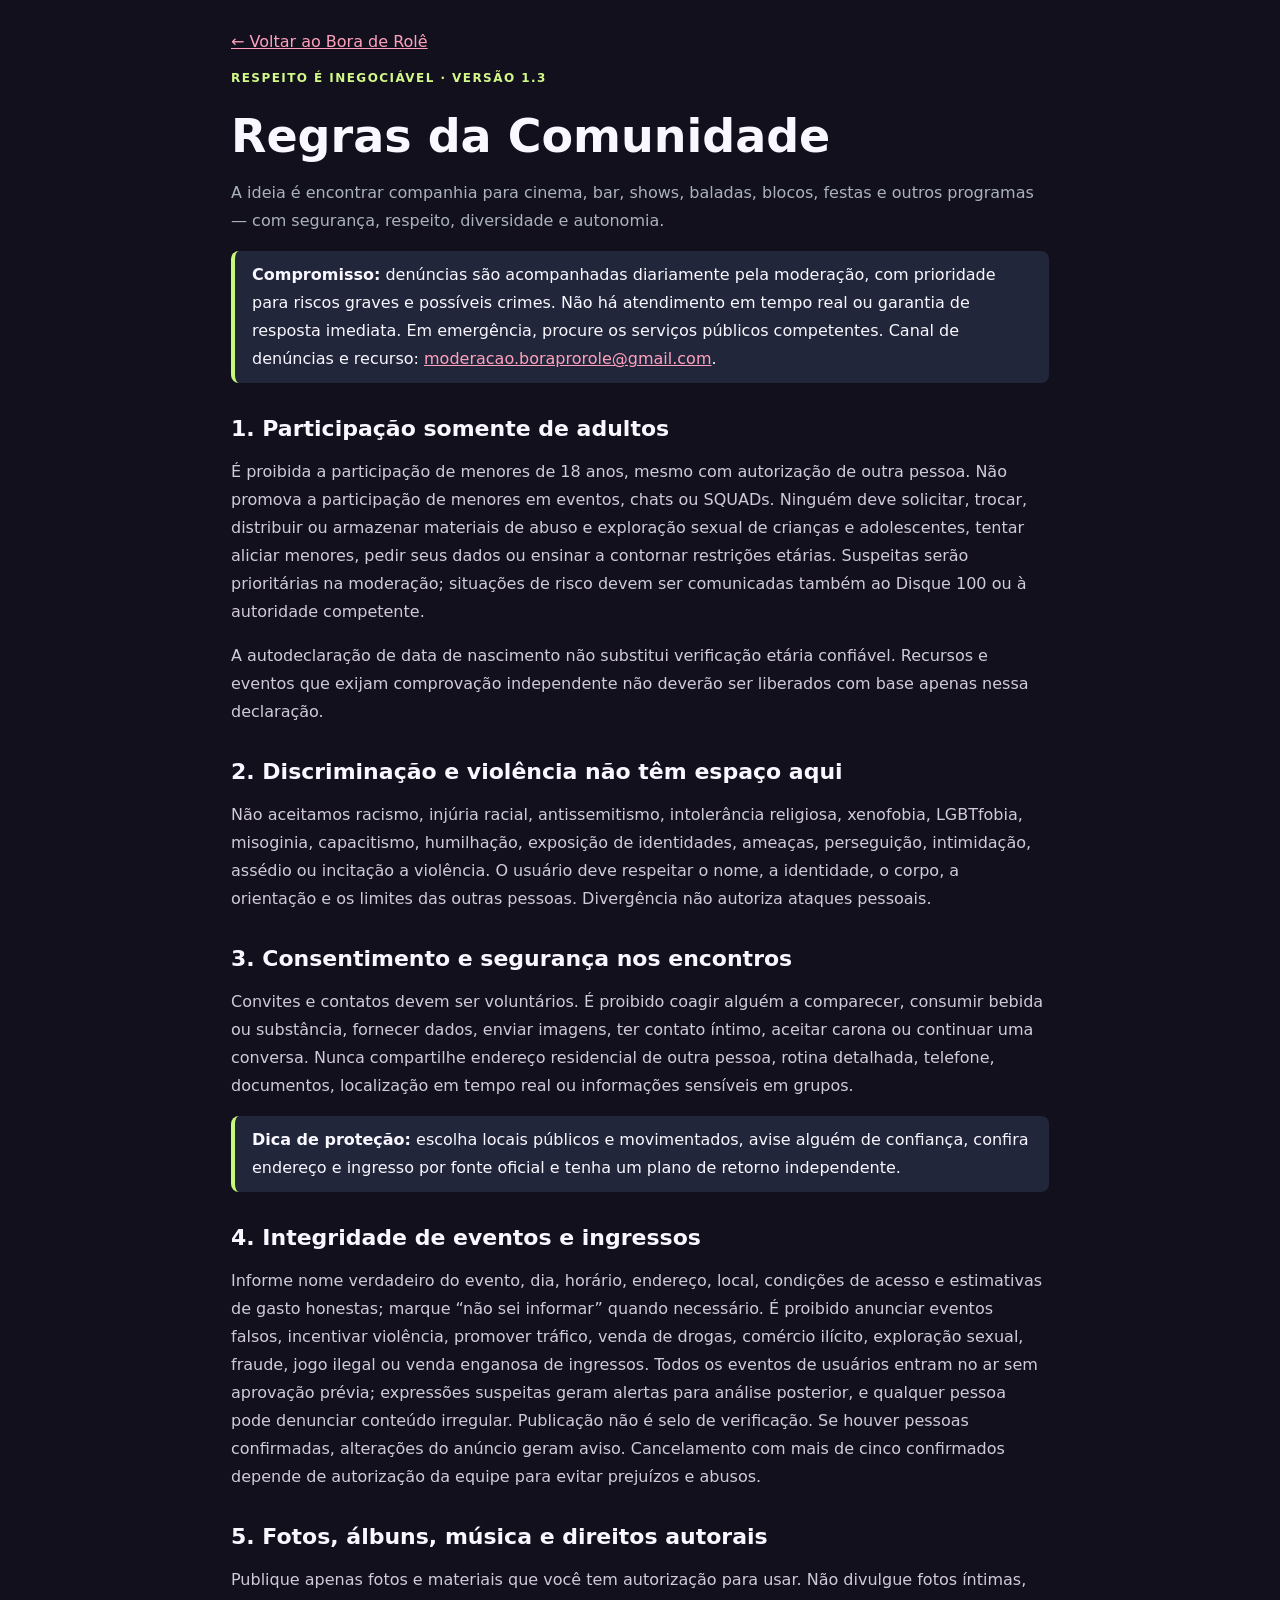
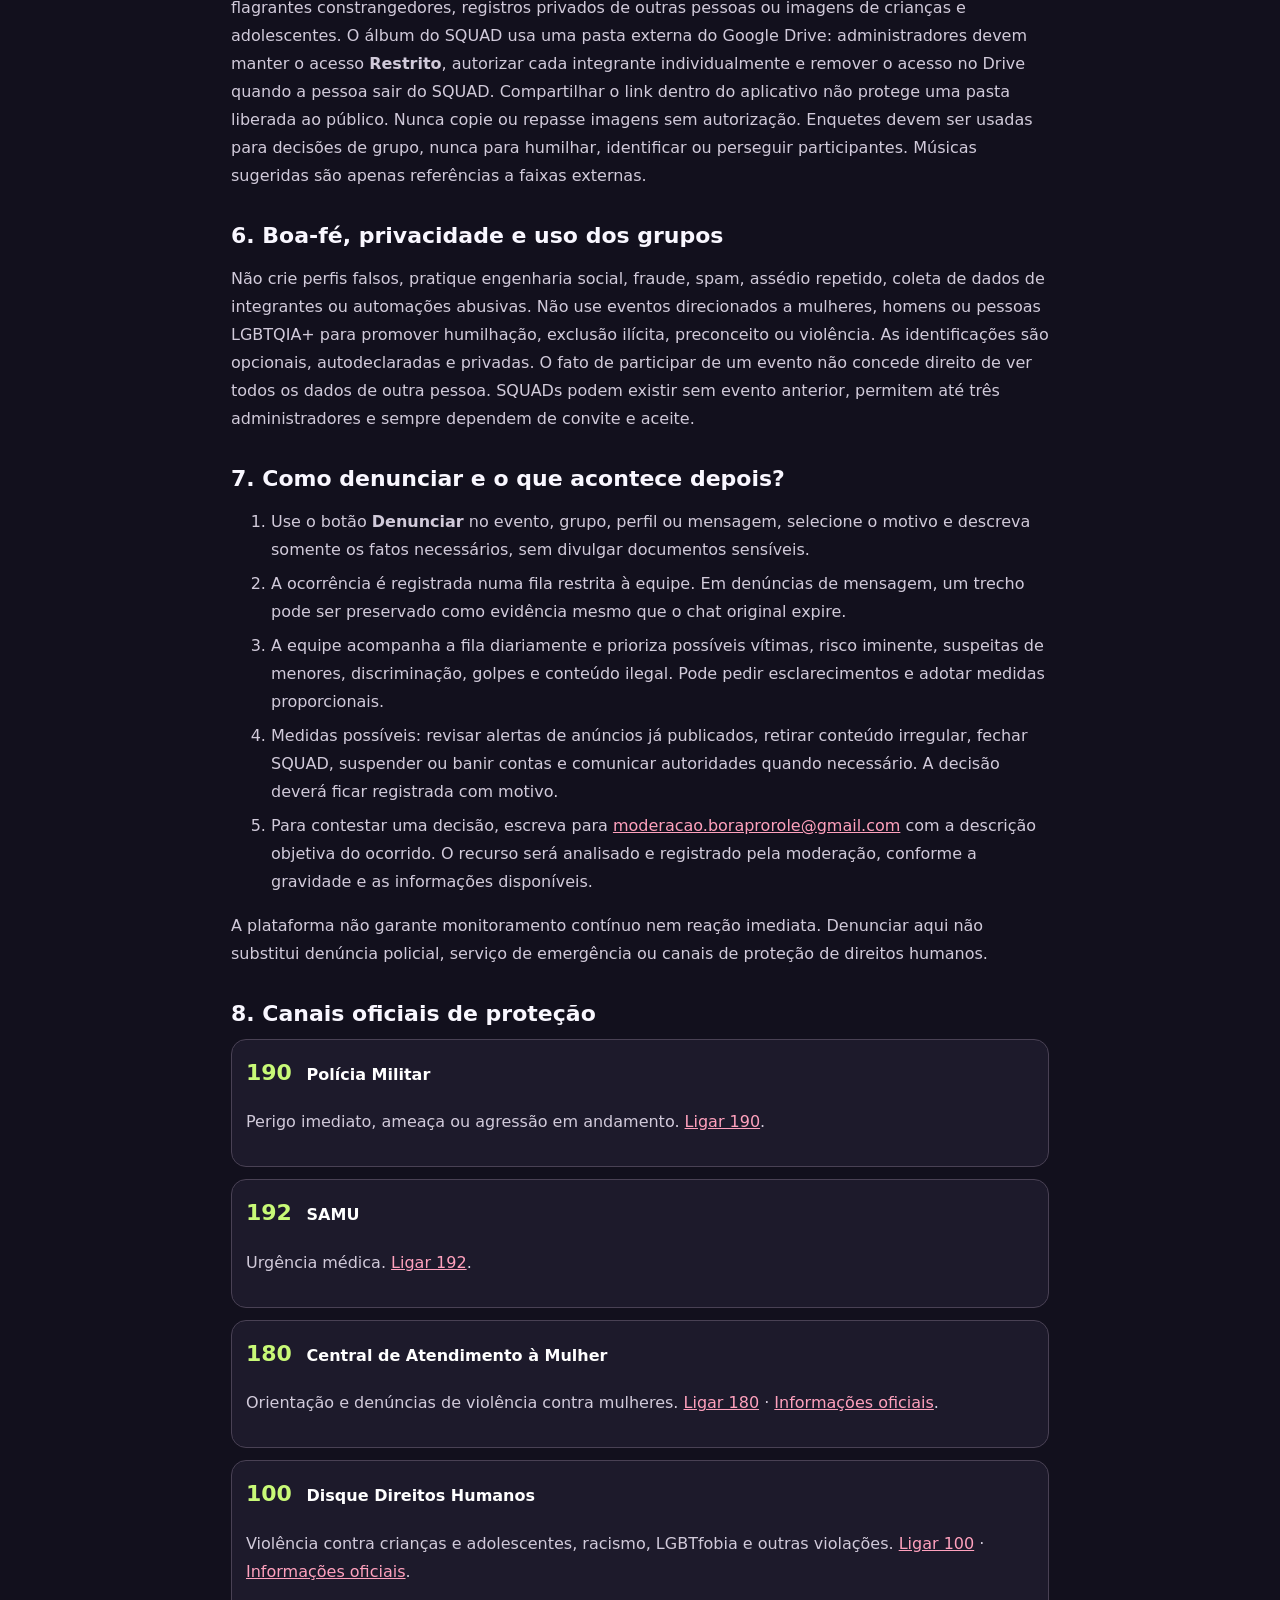
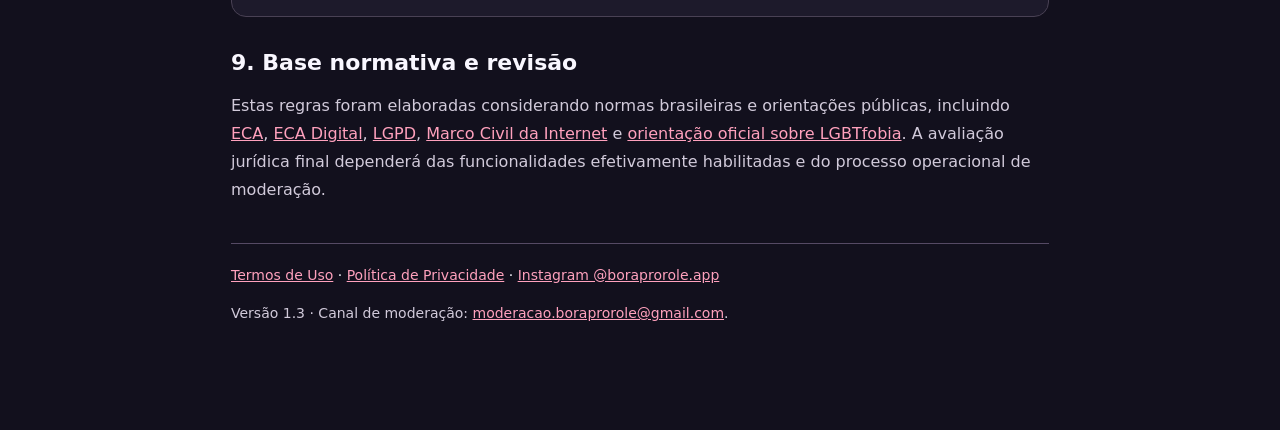
<file: comunidade.html>
<!doctype html>
<html lang="pt-BR"><head>
  <meta charset="utf-8"><meta name="viewport" content="width=device-width,initial-scale=1">
  <meta name="theme-color" content="#0c1621">
  <title>Regras da Comunidade | Bora de Rolê</title>
  <style>
    :root{color-scheme:dark}*{box-sizing:border-box}body{margin:0;background:#12101d;color:#f9f7ff;font:16px/1.75 system-ui,-apple-system,sans-serif}main{max-width:860px;margin:auto;padding:28px 21px 90px}a{color:#ffa1bd}h1,h2{line-height:1.18}h1{font-size:clamp(30px,6vw,46px);margin:20px 0 8px}h2{margin:33px 0 10px;font-size:22px}p,li{color:#d1cada}li{margin:6px 0}.eyebrow{font-weight:900;letter-spacing:.12em;color:#d3f88a;font-size:12px;text-transform:uppercase}.summary{color:#aab2bd}.alert{background:#40272f;border:1px solid #a95372;padding:17px;border-radius:16px;margin:25px 0}.alert strong{color:#ffd4e0}.number{display:inline-block;min-width:55px;font-size:22px;font-weight:900;color:#c8f977}.service{border:1px solid #494154;border-radius:15px;padding:14px;margin:12px 0;background:#1d1a2b}.service strong{color:#fff}.notice{border-left:4px solid #c8f977;padding:10px 17px;background:#22263a;border-radius:8px}footer{border-top:1px solid #554a64;margin-top:39px;padding-top:19px;font-size:14px}a:focus-visible{outline:3px solid #c8f977;outline-offset:3px}
  </style>
</head><body><main>
  <a href="./index.html">← Voltar ao Bora de Rolê</a>
  <p class="eyebrow">Respeito é inegociável · versão 1.3</p>
  <h1>Regras da Comunidade</h1>
  <p class="summary">A ideia é encontrar companhia para cinema, bar, shows, baladas, blocos, festas e outros programas — com segurança, respeito, diversidade e autonomia.</p>
  <div class="notice"><strong>Compromisso:</strong> denúncias são acompanhadas diariamente pela moderação, com prioridade para riscos graves e possíveis crimes. Não há atendimento em tempo real ou garantia de resposta imediata. Em emergência, procure os serviços públicos competentes. Canal de denúncias e recurso: <a href="mailto:moderacao.boraprorole@gmail.com">moderacao.boraprorole@gmail.com</a>.</div>

  <h2>1. Participação somente de adultos</h2>
  <p>É proibida a participação de menores de 18 anos, mesmo com autorização de outra pessoa. Não promova a participação de menores em eventos, chats ou SQUADs. Ninguém deve solicitar, trocar, distribuir ou armazenar materiais de abuso e exploração sexual de crianças e adolescentes, tentar aliciar menores, pedir seus dados ou ensinar a contornar restrições etárias. Suspeitas serão prioritárias na moderação; situações de risco devem ser comunicadas também ao Disque 100 ou à autoridade competente.</p>
  <p>A autodeclaração de data de nascimento não substitui verificação etária confiável. Recursos e eventos que exijam comprovação independente não deverão ser liberados com base apenas nessa declaração.</p>

  <h2>2. Discriminação e violência não têm espaço aqui</h2>
  <p>Não aceitamos racismo, injúria racial, antissemitismo, intolerância religiosa, xenofobia, LGBTfobia, misoginia, capacitismo, humilhação, exposição de identidades, ameaças, perseguição, intimidação, assédio ou incitação a violência. O usuário deve respeitar o nome, a identidade, o corpo, a orientação e os limites das outras pessoas. Divergência não autoriza ataques pessoais.</p>

  <h2>3. Consentimento e segurança nos encontros</h2>
  <p>Convites e contatos devem ser voluntários. É proibido coagir alguém a comparecer, consumir bebida ou substância, fornecer dados, enviar imagens, ter contato íntimo, aceitar carona ou continuar uma conversa. Nunca compartilhe endereço residencial de outra pessoa, rotina detalhada, telefone, documentos, localização em tempo real ou informações sensíveis em grupos.</p>
  <div class="notice"><strong>Dica de proteção:</strong> escolha locais públicos e movimentados, avise alguém de confiança, confira endereço e ingresso por fonte oficial e tenha um plano de retorno independente.</div>

  <h2>4. Integridade de eventos e ingressos</h2>
  <p>Informe nome verdadeiro do evento, dia, horário, endereço, local, condições de acesso e estimativas de gasto honestas; marque “não sei informar” quando necessário. É proibido anunciar eventos falsos, incentivar violência, promover tráfico, venda de drogas, comércio ilícito, exploração sexual, fraude, jogo ilegal ou venda enganosa de ingressos. Todos os eventos de usuários entram no ar sem aprovação prévia; expressões suspeitas geram alertas para análise posterior, e qualquer pessoa pode denunciar conteúdo irregular. Publicação não é selo de verificação. Se houver pessoas confirmadas, alterações do anúncio geram aviso. Cancelamento com mais de cinco confirmados depende de autorização da equipe para evitar prejuízos e abusos.</p>

  <h2>5. Fotos, álbuns, música e direitos autorais</h2>
  <p>Publique apenas fotos e materiais que você tem autorização para usar. Não divulgue fotos íntimas, flagrantes constrangedores, registros privados de outras pessoas ou imagens de crianças e adolescentes. O álbum do SQUAD usa uma pasta externa do Google Drive: administradores devem manter o acesso <strong>Restrito</strong>, autorizar cada integrante individualmente e remover o acesso no Drive quando a pessoa sair do SQUAD. Compartilhar o link dentro do aplicativo não protege uma pasta liberada ao público. Nunca copie ou repasse imagens sem autorização. Enquetes devem ser usadas para decisões de grupo, nunca para humilhar, identificar ou perseguir participantes. Músicas sugeridas são apenas referências a faixas externas.</p>

  <h2>6. Boa-fé, privacidade e uso dos grupos</h2>
  <p>Não crie perfis falsos, pratique engenharia social, fraude, spam, assédio repetido, coleta de dados de integrantes ou automações abusivas. Não use eventos direcionados a mulheres, homens ou pessoas LGBTQIA+ para promover humilhação, exclusão ilícita, preconceito ou violência. As identificações são opcionais, autodeclaradas e privadas. O fato de participar de um evento não concede direito de ver todos os dados de outra pessoa. SQUADs podem existir sem evento anterior, permitem até três administradores e sempre dependem de convite e aceite.</p>

  <h2>7. Como denunciar e o que acontece depois?</h2>
  <ol>
    <li>Use o botão <strong>Denunciar</strong> no evento, grupo, perfil ou mensagem, selecione o motivo e descreva somente os fatos necessários, sem divulgar documentos sensíveis.</li>
    <li>A ocorrência é registrada numa fila restrita à equipe. Em denúncias de mensagem, um trecho pode ser preservado como evidência mesmo que o chat original expire.</li>
    <li>A equipe acompanha a fila diariamente e prioriza possíveis vítimas, risco iminente, suspeitas de menores, discriminação, golpes e conteúdo ilegal. Pode pedir esclarecimentos e adotar medidas proporcionais.</li>
    <li>Medidas possíveis: revisar alertas de anúncios já publicados, retirar conteúdo irregular, fechar SQUAD, suspender ou banir contas e comunicar autoridades quando necessário. A decisão deverá ficar registrada com motivo.</li>
    <li>Para contestar uma decisão, escreva para <a href="mailto:moderacao.boraprorole@gmail.com">moderacao.boraprorole@gmail.com</a> com a descrição objetiva do ocorrido. O recurso será analisado e registrado pela moderação, conforme a gravidade e as informações disponíveis.</li>
  </ol>
  <p>A plataforma não garante monitoramento contínuo nem reação imediata. Denunciar aqui não substitui denúncia policial, serviço de emergência ou canais de proteção de direitos humanos.</p>

  <h2>8. Canais oficiais de proteção</h2>
  <div class="service"><span class="number">190</span><strong> Polícia Militar</strong><p>Perigo imediato, ameaça ou agressão em andamento. <a href="tel:190">Ligar 190</a>.</p></div>
  <div class="service"><span class="number">192</span><strong> SAMU</strong><p>Urgência médica. <a href="tel:192">Ligar 192</a>.</p></div>
  <div class="service"><span class="number">180</span><strong> Central de Atendimento à Mulher</strong><p>Orientação e denúncias de violência contra mulheres. <a href="tel:180">Ligar 180</a> · <a href="https://www.gov.br/mulheres/pt-br/ligue180" target="_blank" rel="noopener noreferrer">Informações oficiais</a>.</p></div>
  <div class="service"><span class="number">100</span><strong> Disque Direitos Humanos</strong><p>Violência contra crianças e adolescentes, racismo, LGBTfobia e outras violações. <a href="tel:100">Ligar 100</a> · <a href="https://www.gov.br/pt-br/servicos/denunciar-violacao-de-direitos-humanos" target="_blank" rel="noopener noreferrer">Informações oficiais</a>.</p></div>

  <h2>9. Base normativa e revisão</h2>
  <p>Estas regras foram elaboradas considerando normas brasileiras e orientações públicas, incluindo <a href="https://www.planalto.gov.br/ccivil_03/leis/l8069.htm" target="_blank" rel="noopener noreferrer">ECA</a>, <a href="https://www.planalto.gov.br/ccivil_03/_ato2023-2026/2025/lei/l15211.htm" target="_blank" rel="noopener noreferrer">ECA Digital</a>, <a href="https://www.planalto.gov.br/ccivil_03/_ato2015-2018/2018/lei/l13709.htm" target="_blank" rel="noopener noreferrer">LGPD</a>, <a href="https://www.planalto.gov.br/ccivil_03/_ato2011-2014/2014/lei/l12965.htm" target="_blank" rel="noopener noreferrer">Marco Civil da Internet</a> e <a href="https://www.gov.br/mdh/pt-br/assuntos/noticias/2026/defeso-eleitoral/agosto/saiba-como-identificar-e-denunciar-violacoes-de-direitos-humanos-contra-pessoas-lgbtqia/" target="_blank" rel="noopener noreferrer">orientação oficial sobre LGBTfobia</a>. A avaliação jurídica final dependerá das funcionalidades efetivamente habilitadas e do processo operacional de moderação.</p>
  <footer><a href="./termos.html">Termos de Uso</a> · <a href="./privacidade.html">Política de Privacidade</a> · <a href="https://www.instagram.com/boraprorole.app/" target="_blank" rel="noopener noreferrer">Instagram @boraprorole.app</a><p>Versão 1.3 · Canal de moderação: <a href="mailto:moderacao.boraprorole@gmail.com">moderacao.boraprorole@gmail.com</a>.</p></footer>
</main></body></html>
</file>
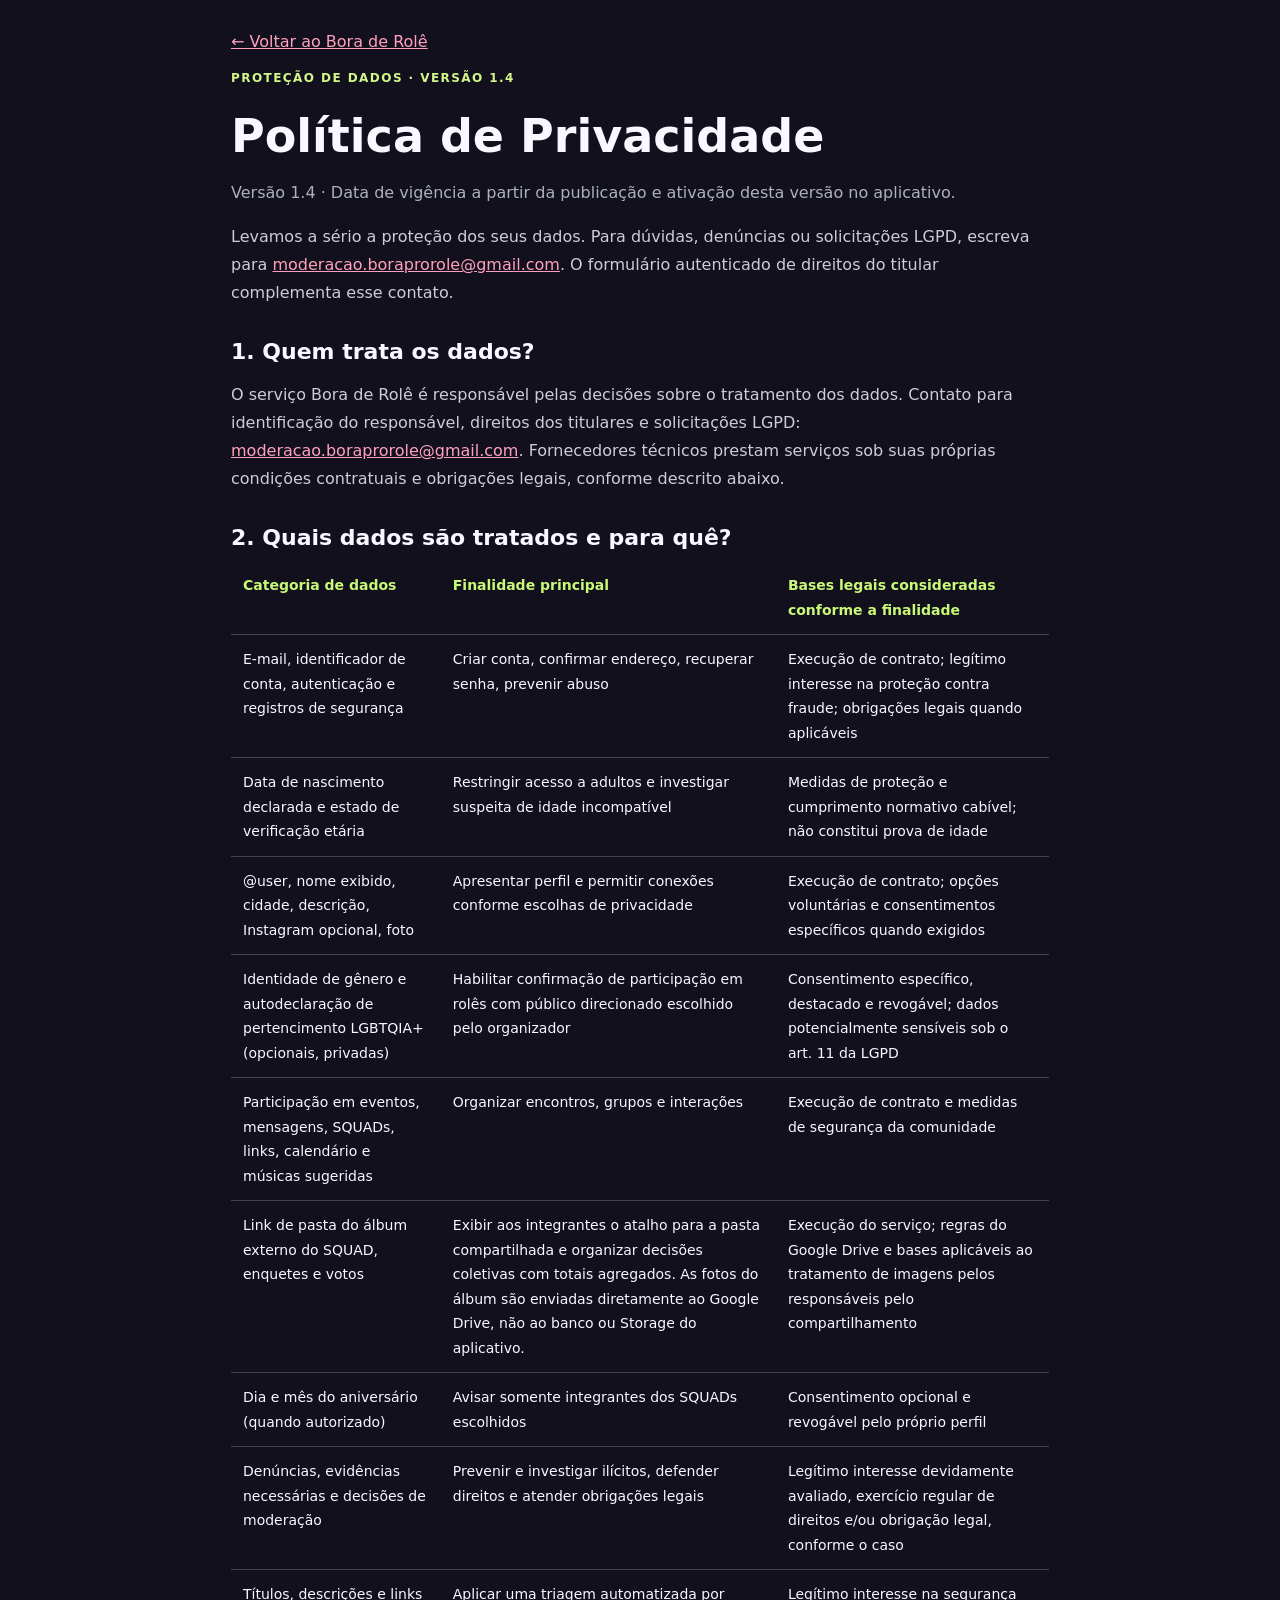
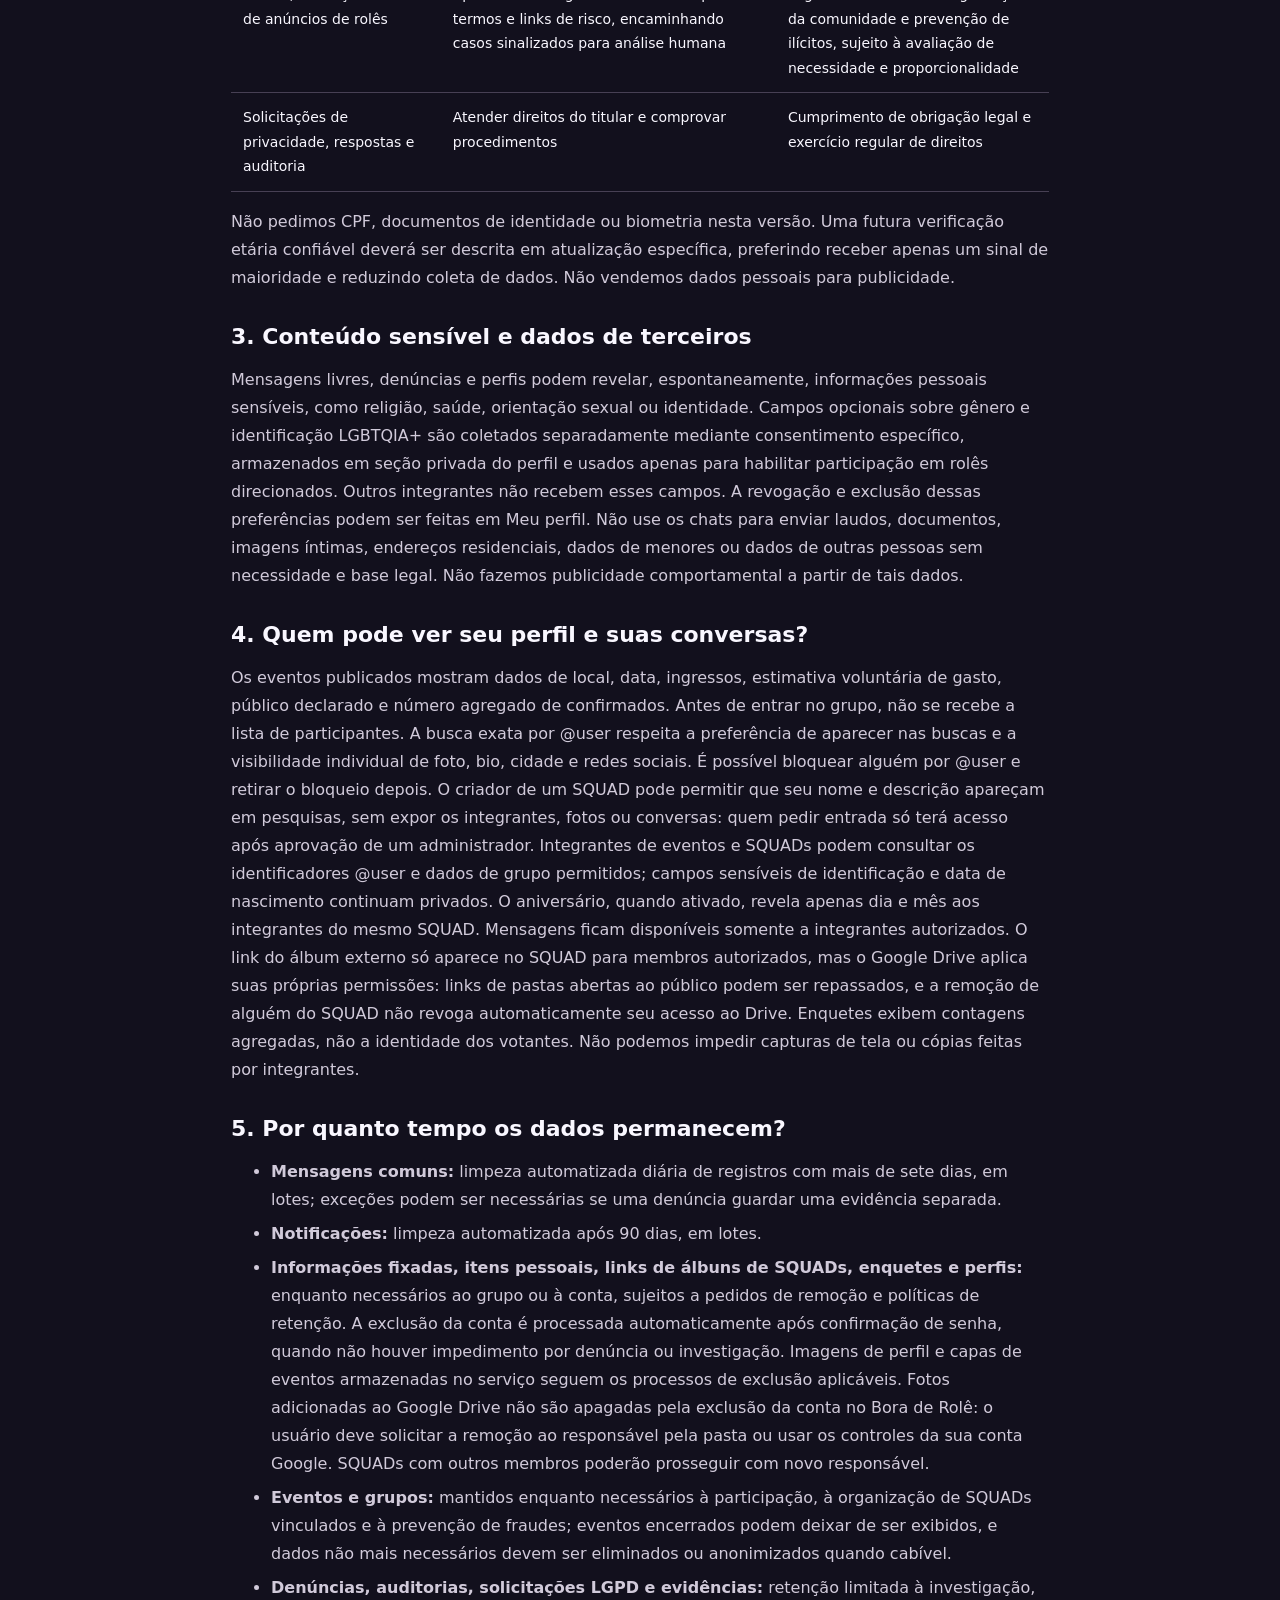
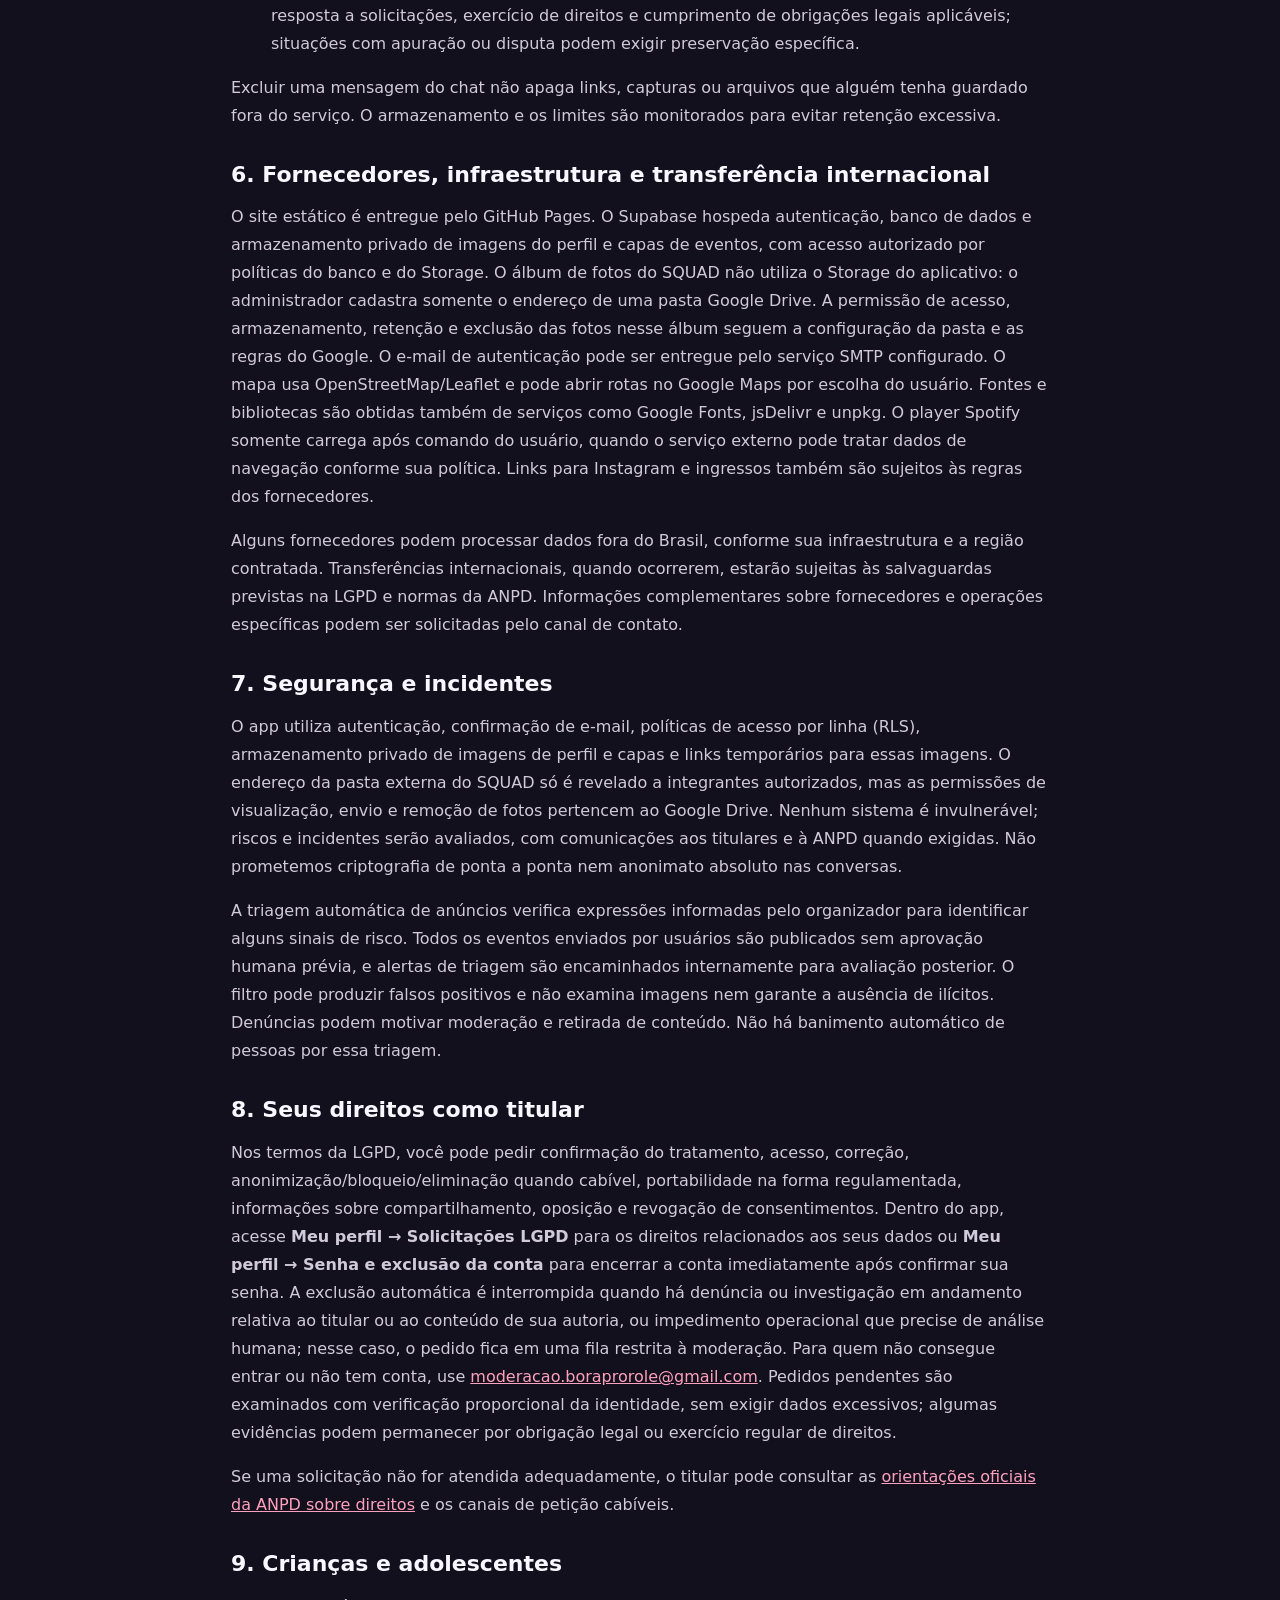
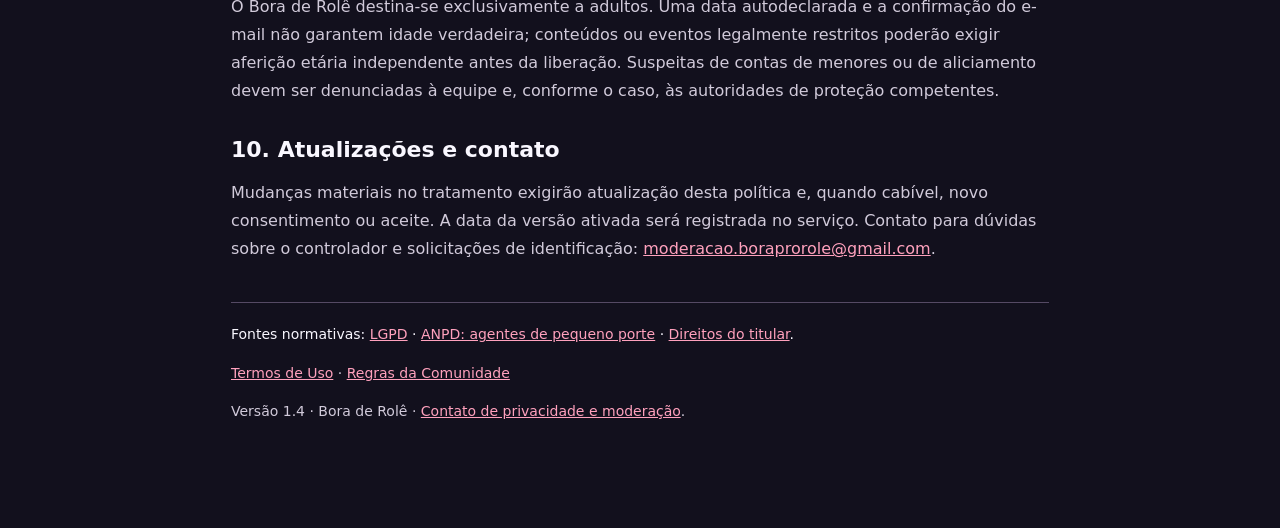
<file: privacidade.html>
<!doctype html>
<html lang="pt-BR"><head>
  <meta charset="utf-8"><meta name="viewport" content="width=device-width,initial-scale=1">
  <meta name="theme-color" content="#0c1621">
  <title>Política de Privacidade | Bora de Rolê</title>
  <style>
    :root{color-scheme:dark}*{box-sizing:border-box}body{margin:0;background:#12101d;color:#f9f7ff;font:16px/1.75 system-ui,-apple-system,sans-serif}main{max-width:860px;margin:auto;padding:28px 21px 90px}a{color:#ffa1bd}h1,h2{line-height:1.18}h1{font-size:clamp(30px,6vw,46px);margin:20px 0 8px}h2{margin:32px 0 10px;font-size:22px}p,li{color:#d1cada}li{margin:6px 0}.eyebrow{font-weight:900;letter-spacing:.12em;color:#d3f88a;font-size:12px;text-transform:uppercase}.summary{color:#aab2bd}.alert{background:#40272f;border:1px solid #a95372;padding:17px;border-radius:16px;margin:25px 0}.alert strong{color:#ffd4e0}.table-wrap{overflow-x:auto}table{border-collapse:collapse;width:100%;font-size:14px;min-width:530px}th,td{padding:12px;border-bottom:1px solid #474054;text-align:left;vertical-align:top}th{color:#c8f977}footer{border-top:1px solid #554a64;margin-top:39px;padding-top:19px;font-size:14px}a:focus-visible{outline:3px solid #c8f977;outline-offset:3px}
  </style>
</head><body><main>
  <a href="./index.html">← Voltar ao Bora de Rolê</a>
  <p class="eyebrow">Proteção de dados · versão 1.4</p>
  <h1>Política de Privacidade</h1>
  <p class="summary">Versão 1.4 · Data de vigência a partir da publicação e ativação desta versão no aplicativo.</p>
  <p>Levamos a sério a proteção dos seus dados. Para dúvidas, denúncias ou solicitações LGPD, escreva para <a href="mailto:moderacao.boraprorole@gmail.com">moderacao.boraprorole@gmail.com</a>. O formulário autenticado de direitos do titular complementa esse contato.</p>

  <h2>1. Quem trata os dados?</h2>
  <p>O serviço Bora de Rolê é responsável pelas decisões sobre o tratamento dos dados. Contato para identificação do responsável, direitos dos titulares e solicitações LGPD: <a href="mailto:moderacao.boraprorole@gmail.com">moderacao.boraprorole@gmail.com</a>. Fornecedores técnicos prestam serviços sob suas próprias condições contratuais e obrigações legais, conforme descrito abaixo.</p>

  <h2>2. Quais dados são tratados e para quê?</h2>
  <div class="table-wrap"><table><thead><tr><th>Categoria de dados</th><th>Finalidade principal</th><th>Bases legais consideradas conforme a finalidade</th></tr></thead><tbody>
    <tr><td>E-mail, identificador de conta, autenticação e registros de segurança</td><td>Criar conta, confirmar endereço, recuperar senha, prevenir abuso</td><td>Execução de contrato; legítimo interesse na proteção contra fraude; obrigações legais quando aplicáveis</td></tr>
    <tr><td>Data de nascimento declarada e estado de verificação etária</td><td>Restringir acesso a adultos e investigar suspeita de idade incompatível</td><td>Medidas de proteção e cumprimento normativo cabível; não constitui prova de idade</td></tr>
    <tr><td>@user, nome exibido, cidade, descrição, Instagram opcional, foto</td><td>Apresentar perfil e permitir conexões conforme escolhas de privacidade</td><td>Execução de contrato; opções voluntárias e consentimentos específicos quando exigidos</td></tr>
    <tr><td>Identidade de gênero e autodeclaração de pertencimento LGBTQIA+ (opcionais, privadas)</td><td>Habilitar confirmação de participação em rolês com público direcionado escolhido pelo organizador</td><td>Consentimento específico, destacado e revogável; dados potencialmente sensíveis sob o art. 11 da LGPD</td></tr>
    <tr><td>Participação em eventos, mensagens, SQUADs, links, calendário e músicas sugeridas</td><td>Organizar encontros, grupos e interações</td><td>Execução de contrato e medidas de segurança da comunidade</td></tr>
    <tr><td>Link de pasta do álbum externo do SQUAD, enquetes e votos</td><td>Exibir aos integrantes o atalho para a pasta compartilhada e organizar decisões coletivas com totais agregados. As fotos do álbum são enviadas diretamente ao Google Drive, não ao banco ou Storage do aplicativo.</td><td>Execução do serviço; regras do Google Drive e bases aplicáveis ao tratamento de imagens pelos responsáveis pelo compartilhamento</td></tr>
    <tr><td>Dia e mês do aniversário (quando autorizado)</td><td>Avisar somente integrantes dos SQUADs escolhidos</td><td>Consentimento opcional e revogável pelo próprio perfil</td></tr>
    <tr><td>Denúncias, evidências necessárias e decisões de moderação</td><td>Prevenir e investigar ilícitos, defender direitos e atender obrigações legais</td><td>Legítimo interesse devidamente avaliado, exercício regular de direitos e/ou obrigação legal, conforme o caso</td></tr>
    <tr><td>Títulos, descrições e links de anúncios de rolês</td><td>Aplicar uma triagem automatizada por termos e links de risco, encaminhando casos sinalizados para análise humana</td><td>Legítimo interesse na segurança da comunidade e prevenção de ilícitos, sujeito à avaliação de necessidade e proporcionalidade</td></tr>
    <tr><td>Solicitações de privacidade, respostas e auditoria</td><td>Atender direitos do titular e comprovar procedimentos</td><td>Cumprimento de obrigação legal e exercício regular de direitos</td></tr>
  </tbody></table></div>
  <p>Não pedimos CPF, documentos de identidade ou biometria nesta versão. Uma futura verificação etária confiável deverá ser descrita em atualização específica, preferindo receber apenas um sinal de maioridade e reduzindo coleta de dados. Não vendemos dados pessoais para publicidade.</p>

  <h2>3. Conteúdo sensível e dados de terceiros</h2>
  <p>Mensagens livres, denúncias e perfis podem revelar, espontaneamente, informações pessoais sensíveis, como religião, saúde, orientação sexual ou identidade. Campos opcionais sobre gênero e identificação LGBTQIA+ são coletados separadamente mediante consentimento específico, armazenados em seção privada do perfil e usados apenas para habilitar participação em rolês direcionados. Outros integrantes não recebem esses campos. A revogação e exclusão dessas preferências podem ser feitas em Meu perfil. Não use os chats para enviar laudos, documentos, imagens íntimas, endereços residenciais, dados de menores ou dados de outras pessoas sem necessidade e base legal. Não fazemos publicidade comportamental a partir de tais dados.</p>

  <h2>4. Quem pode ver seu perfil e suas conversas?</h2>
  <p>Os eventos publicados mostram dados de local, data, ingressos, estimativa voluntária de gasto, público declarado e número agregado de confirmados. Antes de entrar no grupo, não se recebe a lista de participantes. A busca exata por @user respeita a preferência de aparecer nas buscas e a visibilidade individual de foto, bio, cidade e redes sociais. É possível bloquear alguém por @user e retirar o bloqueio depois. O criador de um SQUAD pode permitir que seu nome e descrição apareçam em pesquisas, sem expor os integrantes, fotos ou conversas: quem pedir entrada só terá acesso após aprovação de um administrador. Integrantes de eventos e SQUADs podem consultar os identificadores @user e dados de grupo permitidos; campos sensíveis de identificação e data de nascimento continuam privados. O aniversário, quando ativado, revela apenas dia e mês aos integrantes do mesmo SQUAD. Mensagens ficam disponíveis somente a integrantes autorizados. O link do álbum externo só aparece no SQUAD para membros autorizados, mas o Google Drive aplica suas próprias permissões: links de pastas abertas ao público podem ser repassados, e a remoção de alguém do SQUAD não revoga automaticamente seu acesso ao Drive. Enquetes exibem contagens agregadas, não a identidade dos votantes. Não podemos impedir capturas de tela ou cópias feitas por integrantes.</p>

  <h2>5. Por quanto tempo os dados permanecem?</h2>
  <ul>
    <li><strong>Mensagens comuns:</strong> limpeza automatizada diária de registros com mais de sete dias, em lotes; exceções podem ser necessárias se uma denúncia guardar uma evidência separada.</li>
    <li><strong>Notificações:</strong> limpeza automatizada após 90 dias, em lotes.</li>
    <li><strong>Informações fixadas, itens pessoais, links de álbuns de SQUADs, enquetes e perfis:</strong> enquanto necessários ao grupo ou à conta, sujeitos a pedidos de remoção e políticas de retenção. A exclusão da conta é processada automaticamente após confirmação de senha, quando não houver impedimento por denúncia ou investigação. Imagens de perfil e capas de eventos armazenadas no serviço seguem os processos de exclusão aplicáveis. Fotos adicionadas ao Google Drive não são apagadas pela exclusão da conta no Bora de Rolê: o usuário deve solicitar a remoção ao responsável pela pasta ou usar os controles da sua conta Google. SQUADs com outros membros poderão prosseguir com novo responsável.</li>
    <li><strong>Eventos e grupos:</strong> mantidos enquanto necessários à participação, à organização de SQUADs vinculados e à prevenção de fraudes; eventos encerrados podem deixar de ser exibidos, e dados não mais necessários devem ser eliminados ou anonimizados quando cabível.</li>
    <li><strong>Denúncias, auditorias, solicitações LGPD e evidências:</strong> retenção limitada à investigação, resposta a solicitações, exercício de direitos e cumprimento de obrigações legais aplicáveis; situações com apuração ou disputa podem exigir preservação específica.</li>
  </ul>
  <p>Excluir uma mensagem do chat não apaga links, capturas ou arquivos que alguém tenha guardado fora do serviço. O armazenamento e os limites são monitorados para evitar retenção excessiva.</p>

  <h2>6. Fornecedores, infraestrutura e transferência internacional</h2>
  <p>O site estático é entregue pelo GitHub Pages. O Supabase hospeda autenticação, banco de dados e armazenamento privado de imagens do perfil e capas de eventos, com acesso autorizado por políticas do banco e do Storage. O álbum de fotos do SQUAD não utiliza o Storage do aplicativo: o administrador cadastra somente o endereço de uma pasta Google Drive. A permissão de acesso, armazenamento, retenção e exclusão das fotos nesse álbum seguem a configuração da pasta e as regras do Google. O e-mail de autenticação pode ser entregue pelo serviço SMTP configurado. O mapa usa OpenStreetMap/Leaflet e pode abrir rotas no Google Maps por escolha do usuário. Fontes e bibliotecas são obtidas também de serviços como Google Fonts, jsDelivr e unpkg. O player Spotify somente carrega após comando do usuário, quando o serviço externo pode tratar dados de navegação conforme sua política. Links para Instagram e ingressos também são sujeitos às regras dos fornecedores.</p>
  <p>Alguns fornecedores podem processar dados fora do Brasil, conforme sua infraestrutura e a região contratada. Transferências internacionais, quando ocorrerem, estarão sujeitas às salvaguardas previstas na LGPD e normas da ANPD. Informações complementares sobre fornecedores e operações específicas podem ser solicitadas pelo canal de contato.</p>

  <h2>7. Segurança e incidentes</h2>
  <p>O app utiliza autenticação, confirmação de e-mail, políticas de acesso por linha (RLS), armazenamento privado de imagens de perfil e capas e links temporários para essas imagens. O endereço da pasta externa do SQUAD só é revelado a integrantes autorizados, mas as permissões de visualização, envio e remoção de fotos pertencem ao Google Drive. Nenhum sistema é invulnerável; riscos e incidentes serão avaliados, com comunicações aos titulares e à ANPD quando exigidas. Não prometemos criptografia de ponta a ponta nem anonimato absoluto nas conversas.</p>
  <p>A triagem automática de anúncios verifica expressões informadas pelo organizador para identificar alguns sinais de risco. Todos os eventos enviados por usuários são publicados sem aprovação humana prévia, e alertas de triagem são encaminhados internamente para avaliação posterior. O filtro pode produzir falsos positivos e não examina imagens nem garante a ausência de ilícitos. Denúncias podem motivar moderação e retirada de conteúdo. Não há banimento automático de pessoas por essa triagem.</p>

  <h2>8. Seus direitos como titular</h2>
  <p>Nos termos da LGPD, você pode pedir confirmação do tratamento, acesso, correção, anonimização/bloqueio/eliminação quando cabível, portabilidade na forma regulamentada, informações sobre compartilhamento, oposição e revogação de consentimentos. Dentro do app, acesse <strong>Meu perfil → Solicitações LGPD</strong> para os direitos relacionados aos seus dados ou <strong>Meu perfil → Senha e exclusão da conta</strong> para encerrar a conta imediatamente após confirmar sua senha. A exclusão automática é interrompida quando há denúncia ou investigação em andamento relativa ao titular ou ao conteúdo de sua autoria, ou impedimento operacional que precise de análise humana; nesse caso, o pedido fica em uma fila restrita à moderação. Para quem não consegue entrar ou não tem conta, use <a href="mailto:moderacao.boraprorole@gmail.com">moderacao.boraprorole@gmail.com</a>. Pedidos pendentes são examinados com verificação proporcional da identidade, sem exigir dados excessivos; algumas evidências podem permanecer por obrigação legal ou exercício regular de direitos.</p>
  <p>Se uma solicitação não for atendida adequadamente, o titular pode consultar as <a href="https://www.gov.br/anpd/pt-br/assuntos/titular-de-dados-1/direito-dos-titulares" target="_blank" rel="noopener noreferrer">orientações oficiais da ANPD sobre direitos</a> e os canais de petição cabíveis.</p>

  <h2>9. Crianças e adolescentes</h2>
  <p>O Bora de Rolê destina-se exclusivamente a adultos. Uma data autodeclarada e a confirmação do e-mail não garantem idade verdadeira; conteúdos ou eventos legalmente restritos poderão exigir aferição etária independente antes da liberação. Suspeitas de contas de menores ou de aliciamento devem ser denunciadas à equipe e, conforme o caso, às autoridades de proteção competentes.</p>

  <h2>10. Atualizações e contato</h2>
  <p>Mudanças materiais no tratamento exigirão atualização desta política e, quando cabível, novo consentimento ou aceite. A data da versão ativada será registrada no serviço. Contato para dúvidas sobre o controlador e solicitações de identificação: <a href="mailto:moderacao.boraprorole@gmail.com">moderacao.boraprorole@gmail.com</a>.</p>
  <footer>Fontes normativas: <a href="https://www.planalto.gov.br/ccivil_03/_ato2015-2018/2018/lei/l13709.htm" target="_blank" rel="noopener noreferrer">LGPD</a> · <a href="https://www.gov.br/anpd/pt-br/acesso-a-informacao/institucional/atos-normativos/regulamentacoes_anpd/resolucao-cd-anpd-no-2-de-27-de-janeiro-de-2022" target="_blank" rel="noopener noreferrer">ANPD: agentes de pequeno porte</a> · <a href="https://www.gov.br/anpd/pt-br/assuntos/titular-de-dados-1/direito-dos-titulares" target="_blank" rel="noopener noreferrer">Direitos do titular</a>.
    <p><a href="./termos.html">Termos de Uso</a> · <a href="./comunidade.html">Regras da Comunidade</a></p>
    <p>Versão 1.4 · Bora de Rolê · <a href="mailto:moderacao.boraprorole@gmail.com">Contato de privacidade e moderação</a>.</p>
  </footer>
</main></body></html>
</file>
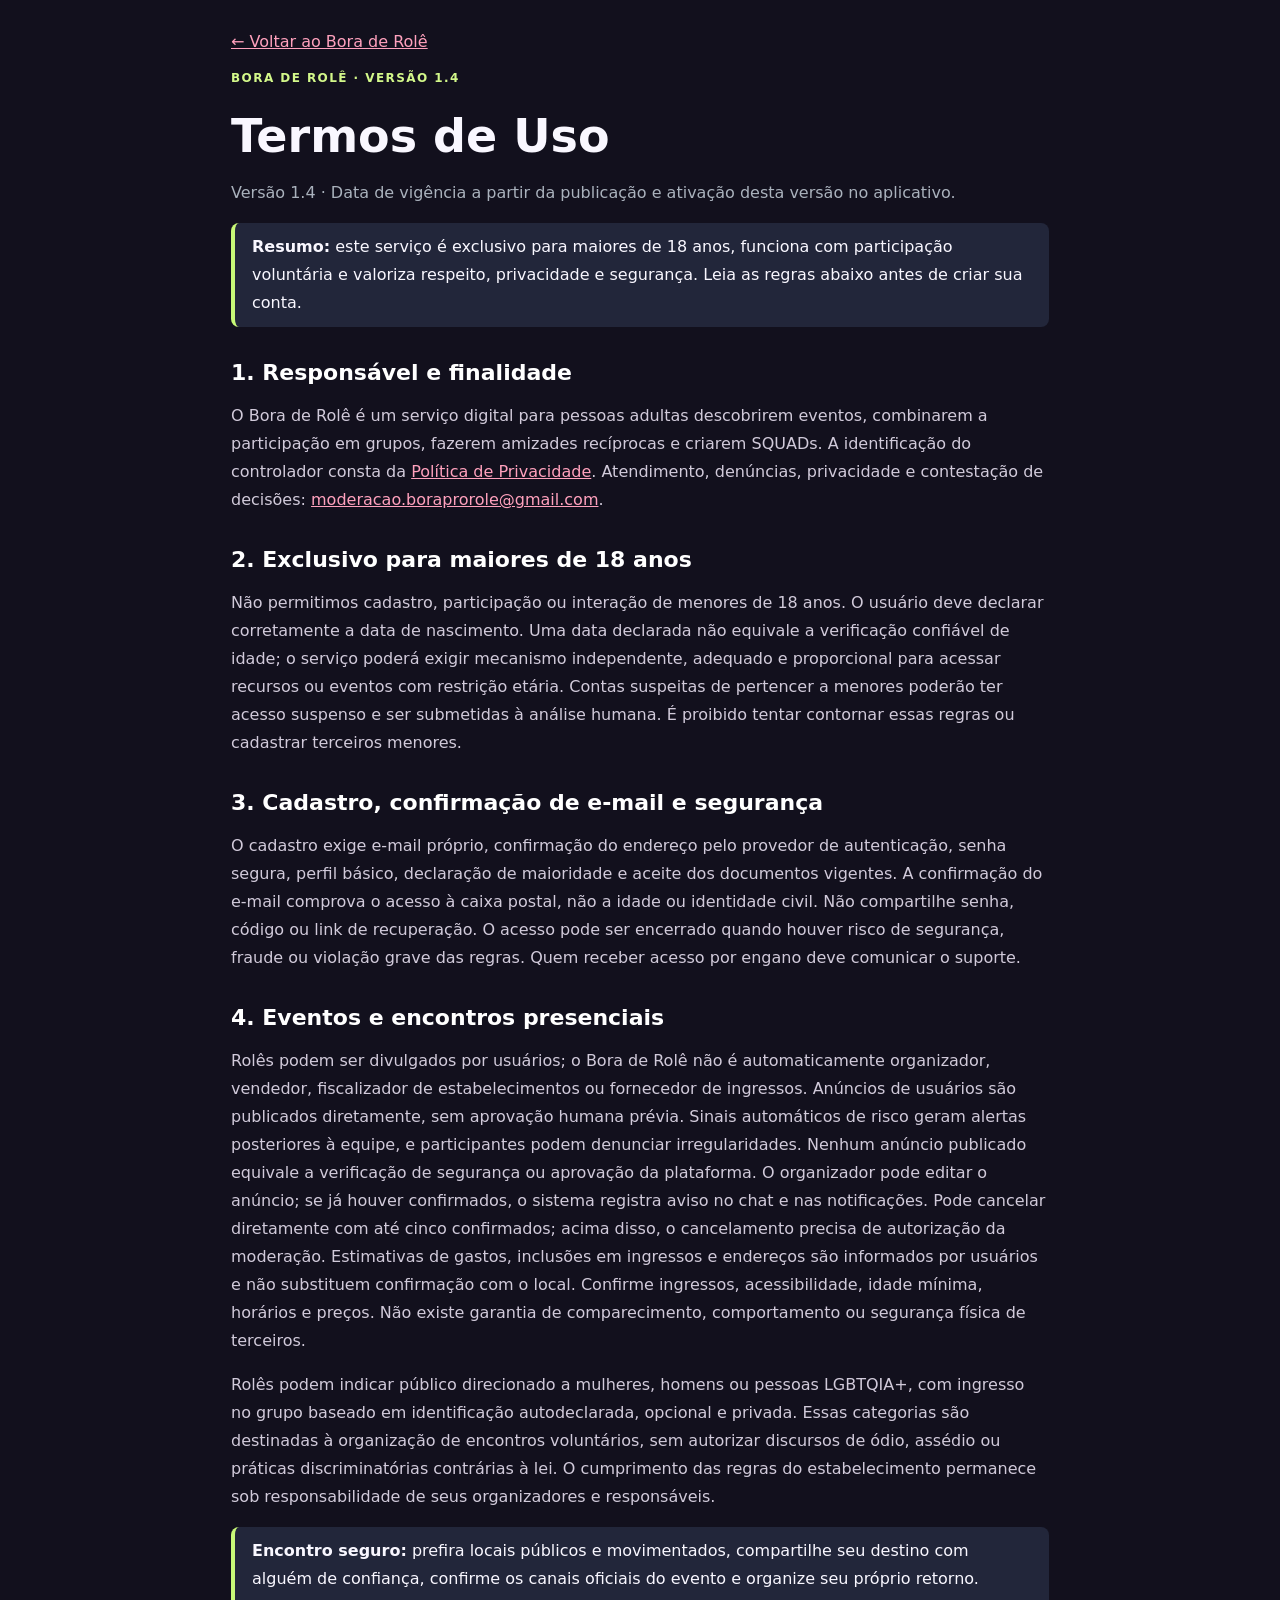
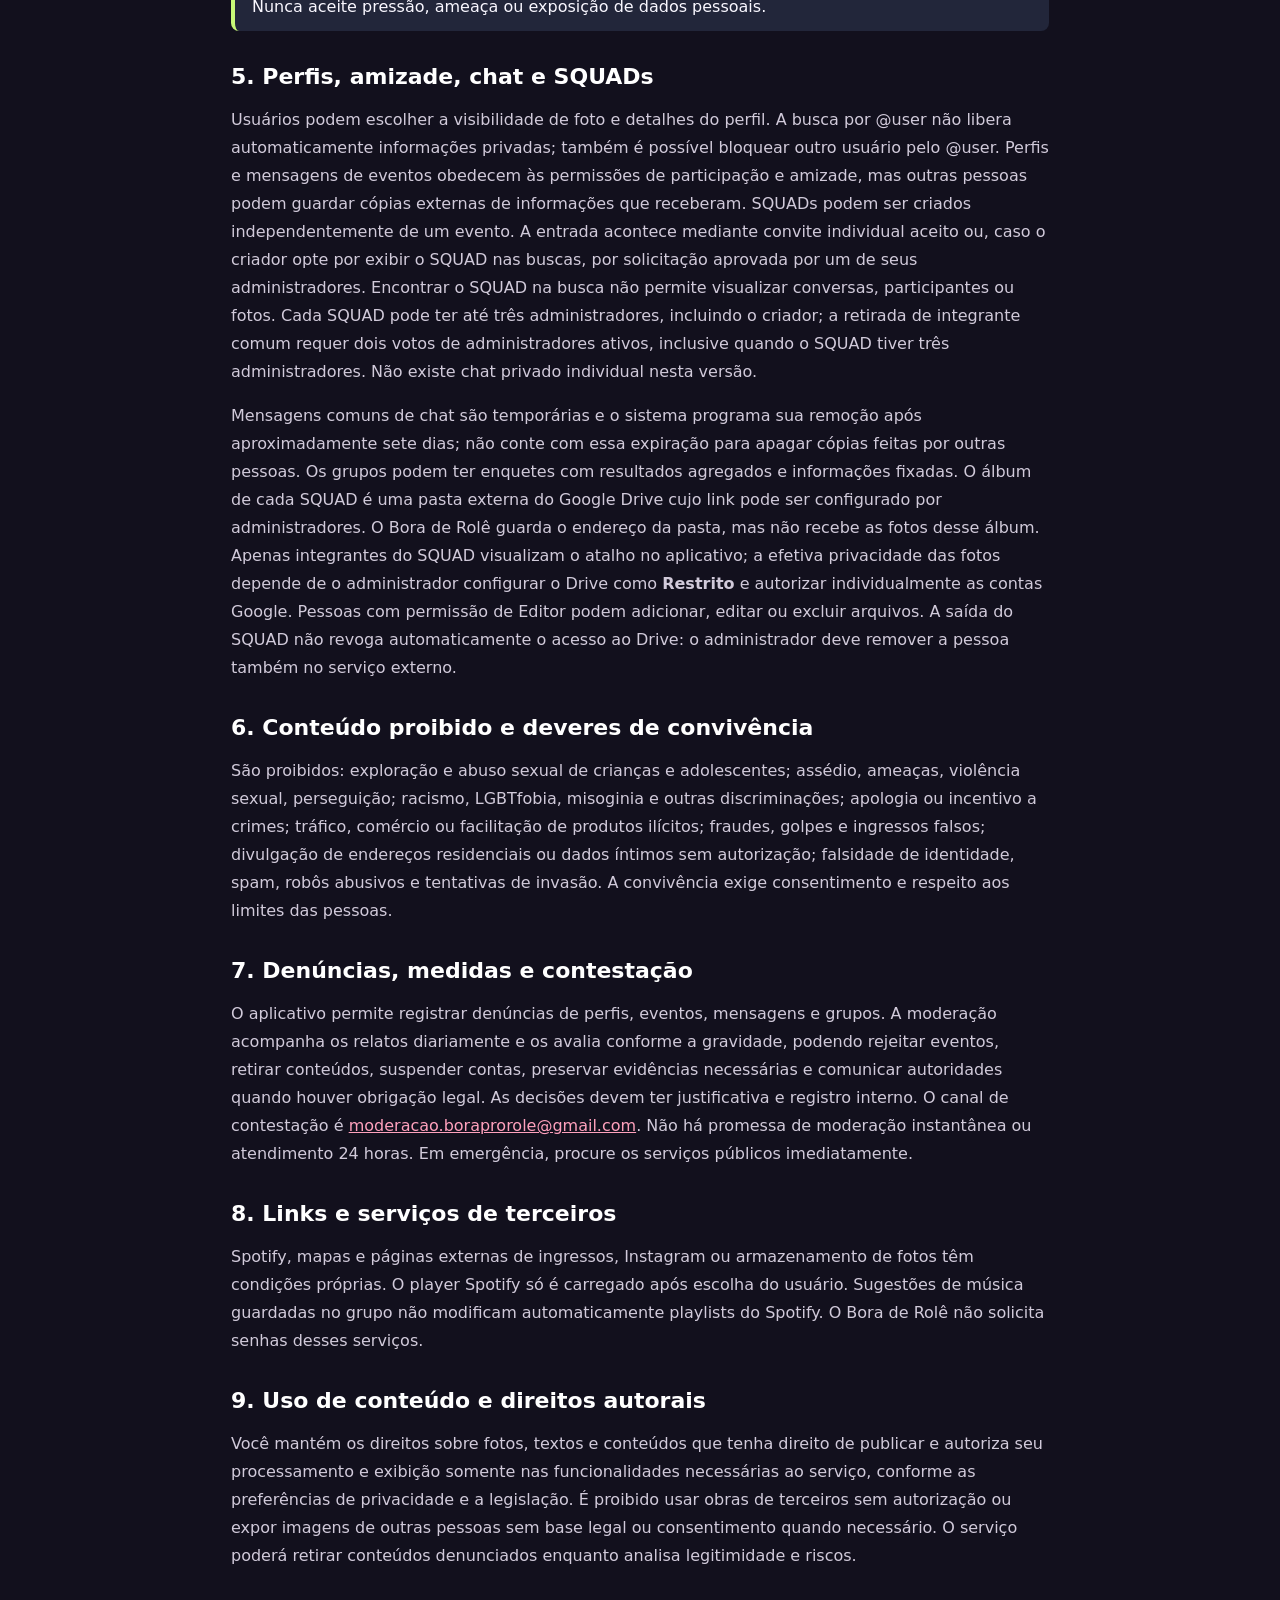
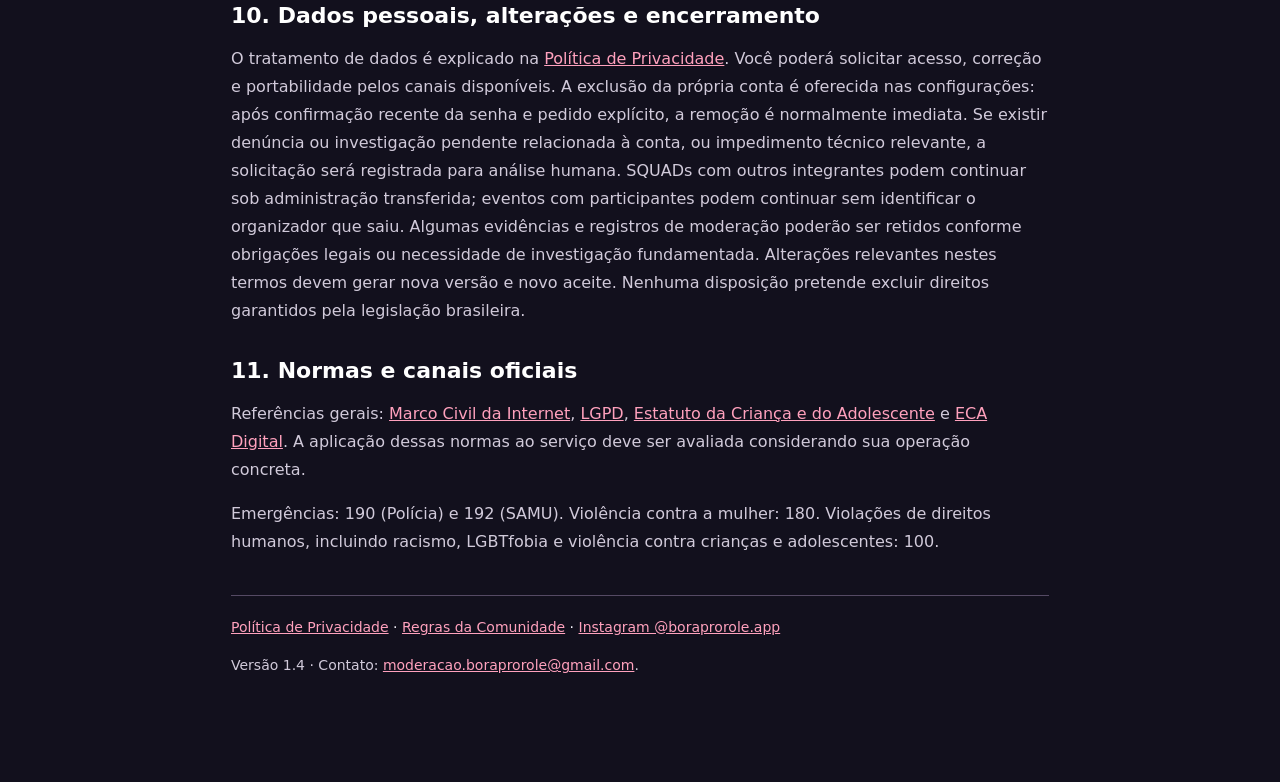
<file: termos.html>
<!doctype html>
<html lang="pt-BR">
<head>
  <meta charset="utf-8"><meta name="viewport" content="width=device-width,initial-scale=1">
  <meta name="theme-color" content="#0c1621">
  <title>Termos de Uso | Bora de Rolê</title>
  <style>
    :root{color-scheme:dark}*{box-sizing:border-box}body{margin:0;background:#12101d;color:#f9f7ff;font:16px/1.75 system-ui,-apple-system,sans-serif}main{max-width:860px;margin:auto;padding:28px 21px 90px}a{color:#ffa1bd}h1,h2{line-height:1.18}h1{font-size:clamp(30px,6vw,46px);margin:20px 0 8px}h2{margin:33px 0 10px;font-size:22px;color:#fff}p,li{color:#d1cada}li{margin:6px 0}.eyebrow{font-weight:900;letter-spacing:.12em;color:#d3f88a;font-size:12px;text-transform:uppercase}.summary{color:#aab2bd}.alert{background:#40272f;border:1px solid #a95372;padding:17px;border-radius:16px;margin:25px 0}.alert strong{color:#ffd4e0}.notice{border-left:4px solid #c8f977;padding:10px 17px;background:#22263a;border-radius:8px}footer{border-top:1px solid #554a64;margin-top:39px;padding-top:19px;font-size:14px}a:focus-visible{outline:3px solid #c8f977;outline-offset:3px}
  </style>
</head>
<body><main>
  <a href="./index.html">← Voltar ao Bora de Rolê</a>
  <p class="eyebrow">Bora de Rolê · versão 1.4</p>
  <h1>Termos de Uso</h1>
  <p class="summary">Versão 1.4 · Data de vigência a partir da publicação e ativação desta versão no aplicativo.</p>
  <div class="notice"><strong>Resumo:</strong> este serviço é exclusivo para maiores de 18 anos, funciona com participação voluntária e valoriza respeito, privacidade e segurança. Leia as regras abaixo antes de criar sua conta.</div>

  <h2>1. Responsável e finalidade</h2>
  <p>O Bora de Rolê é um serviço digital para pessoas adultas descobrirem eventos, combinarem a participação em grupos, fazerem amizades recíprocas e criarem SQUADs. A identificação do controlador consta da <a href="./privacidade.html">Política de Privacidade</a>. Atendimento, denúncias, privacidade e contestação de decisões: <a href="mailto:moderacao.boraprorole@gmail.com">moderacao.boraprorole@gmail.com</a>.</p>

  <h2>2. Exclusivo para maiores de 18 anos</h2>
  <p>Não permitimos cadastro, participação ou interação de menores de 18 anos. O usuário deve declarar corretamente a data de nascimento. Uma data declarada não equivale a verificação confiável de idade; o serviço poderá exigir mecanismo independente, adequado e proporcional para acessar recursos ou eventos com restrição etária. Contas suspeitas de pertencer a menores poderão ter acesso suspenso e ser submetidas à análise humana. É proibido tentar contornar essas regras ou cadastrar terceiros menores.</p>

  <h2>3. Cadastro, confirmação de e-mail e segurança</h2>
  <p>O cadastro exige e-mail próprio, confirmação do endereço pelo provedor de autenticação, senha segura, perfil básico, declaração de maioridade e aceite dos documentos vigentes. A confirmação do e-mail comprova o acesso à caixa postal, não a idade ou identidade civil. Não compartilhe senha, código ou link de recuperação. O acesso pode ser encerrado quando houver risco de segurança, fraude ou violação grave das regras. Quem receber acesso por engano deve comunicar o suporte.</p>

  <h2>4. Eventos e encontros presenciais</h2>
  <p>Rolês podem ser divulgados por usuários; o Bora de Rolê não é automaticamente organizador, vendedor, fiscalizador de estabelecimentos ou fornecedor de ingressos. Anúncios de usuários são publicados diretamente, sem aprovação humana prévia. Sinais automáticos de risco geram alertas posteriores à equipe, e participantes podem denunciar irregularidades. Nenhum anúncio publicado equivale a verificação de segurança ou aprovação da plataforma. O organizador pode editar o anúncio; se já houver confirmados, o sistema registra aviso no chat e nas notificações. Pode cancelar diretamente com até cinco confirmados; acima disso, o cancelamento precisa de autorização da moderação. Estimativas de gastos, inclusões em ingressos e endereços são informados por usuários e não substituem confirmação com o local. Confirme ingressos, acessibilidade, idade mínima, horários e preços. Não existe garantia de comparecimento, comportamento ou segurança física de terceiros.</p>
  <p>Rolês podem indicar público direcionado a mulheres, homens ou pessoas LGBTQIA+, com ingresso no grupo baseado em identificação autodeclarada, opcional e privada. Essas categorias são destinadas à organização de encontros voluntários, sem autorizar discursos de ódio, assédio ou práticas discriminatórias contrárias à lei. O cumprimento das regras do estabelecimento permanece sob responsabilidade de seus organizadores e responsáveis.</p>
  <div class="notice"><strong>Encontro seguro:</strong> prefira locais públicos e movimentados, compartilhe seu destino com alguém de confiança, confirme os canais oficiais do evento e organize seu próprio retorno. Nunca aceite pressão, ameaça ou exposição de dados pessoais.</div>

  <h2>5. Perfis, amizade, chat e SQUADs</h2>
  <p>Usuários podem escolher a visibilidade de foto e detalhes do perfil. A busca por @user não libera automaticamente informações privadas; também é possível bloquear outro usuário pelo @user. Perfis e mensagens de eventos obedecem às permissões de participação e amizade, mas outras pessoas podem guardar cópias externas de informações que receberam. SQUADs podem ser criados independentemente de um evento. A entrada acontece mediante convite individual aceito ou, caso o criador opte por exibir o SQUAD nas buscas, por solicitação aprovada por um de seus administradores. Encontrar o SQUAD na busca não permite visualizar conversas, participantes ou fotos. Cada SQUAD pode ter até três administradores, incluindo o criador; a retirada de integrante comum requer dois votos de administradores ativos, inclusive quando o SQUAD tiver três administradores. Não existe chat privado individual nesta versão.</p>
  <p>Mensagens comuns de chat são temporárias e o sistema programa sua remoção após aproximadamente sete dias; não conte com essa expiração para apagar cópias feitas por outras pessoas. Os grupos podem ter enquetes com resultados agregados e informações fixadas. O álbum de cada SQUAD é uma pasta externa do Google Drive cujo link pode ser configurado por administradores. O Bora de Rolê guarda o endereço da pasta, mas não recebe as fotos desse álbum. Apenas integrantes do SQUAD visualizam o atalho no aplicativo; a efetiva privacidade das fotos depende de o administrador configurar o Drive como <strong>Restrito</strong> e autorizar individualmente as contas Google. Pessoas com permissão de Editor podem adicionar, editar ou excluir arquivos. A saída do SQUAD não revoga automaticamente o acesso ao Drive: o administrador deve remover a pessoa também no serviço externo.</p>

  <h2>6. Conteúdo proibido e deveres de convivência</h2>
  <p>São proibidos: exploração e abuso sexual de crianças e adolescentes; assédio, ameaças, violência sexual, perseguição; racismo, LGBTfobia, misoginia e outras discriminações; apologia ou incentivo a crimes; tráfico, comércio ou facilitação de produtos ilícitos; fraudes, golpes e ingressos falsos; divulgação de endereços residenciais ou dados íntimos sem autorização; falsidade de identidade, spam, robôs abusivos e tentativas de invasão. A convivência exige consentimento e respeito aos limites das pessoas.</p>

  <h2>7. Denúncias, medidas e contestação</h2>
  <p>O aplicativo permite registrar denúncias de perfis, eventos, mensagens e grupos. A moderação acompanha os relatos diariamente e os avalia conforme a gravidade, podendo rejeitar eventos, retirar conteúdos, suspender contas, preservar evidências necessárias e comunicar autoridades quando houver obrigação legal. As decisões devem ter justificativa e registro interno. O canal de contestação é <a href="mailto:moderacao.boraprorole@gmail.com">moderacao.boraprorole@gmail.com</a>. Não há promessa de moderação instantânea ou atendimento 24 horas. Em emergência, procure os serviços públicos imediatamente.</p>

  <h2>8. Links e serviços de terceiros</h2>
  <p>Spotify, mapas e páginas externas de ingressos, Instagram ou armazenamento de fotos têm condições próprias. O player Spotify só é carregado após escolha do usuário. Sugestões de música guardadas no grupo não modificam automaticamente playlists do Spotify. O Bora de Rolê não solicita senhas desses serviços.</p>

  <h2>9. Uso de conteúdo e direitos autorais</h2>
  <p>Você mantém os direitos sobre fotos, textos e conteúdos que tenha direito de publicar e autoriza seu processamento e exibição somente nas funcionalidades necessárias ao serviço, conforme as preferências de privacidade e a legislação. É proibido usar obras de terceiros sem autorização ou expor imagens de outras pessoas sem base legal ou consentimento quando necessário. O serviço poderá retirar conteúdos denunciados enquanto analisa legitimidade e riscos.</p>

  <h2>10. Dados pessoais, alterações e encerramento</h2>
  <p>O tratamento de dados é explicado na <a href="./privacidade.html">Política de Privacidade</a>. Você poderá solicitar acesso, correção e portabilidade pelos canais disponíveis. A exclusão da própria conta é oferecida nas configurações: após confirmação recente da senha e pedido explícito, a remoção é normalmente imediata. Se existir denúncia ou investigação pendente relacionada à conta, ou impedimento técnico relevante, a solicitação será registrada para análise humana. SQUADs com outros integrantes podem continuar sob administração transferida; eventos com participantes podem continuar sem identificar o organizador que saiu. Algumas evidências e registros de moderação poderão ser retidos conforme obrigações legais ou necessidade de investigação fundamentada. Alterações relevantes nestes termos devem gerar nova versão e novo aceite. Nenhuma disposição pretende excluir direitos garantidos pela legislação brasileira.</p>

  <h2>11. Normas e canais oficiais</h2>
  <p>Referências gerais: <a href="https://www.planalto.gov.br/ccivil_03/_ato2011-2014/2014/lei/l12965.htm" target="_blank" rel="noopener noreferrer">Marco Civil da Internet</a>, <a href="https://www.planalto.gov.br/ccivil_03/_ato2015-2018/2018/lei/l13709.htm" target="_blank" rel="noopener noreferrer">LGPD</a>, <a href="https://www.planalto.gov.br/ccivil_03/leis/l8069.htm" target="_blank" rel="noopener noreferrer">Estatuto da Criança e do Adolescente</a> e <a href="https://www.planalto.gov.br/ccivil_03/_ato2023-2026/2025/lei/l15211.htm" target="_blank" rel="noopener noreferrer">ECA Digital</a>. A aplicação dessas normas ao serviço deve ser avaliada considerando sua operação concreta.</p>
  <p>Emergências: 190 (Polícia) e 192 (SAMU). Violência contra a mulher: 180. Violações de direitos humanos, incluindo racismo, LGBTfobia e violência contra crianças e adolescentes: 100.</p>
  <footer><a href="./privacidade.html">Política de Privacidade</a> · <a href="./comunidade.html">Regras da Comunidade</a> · <a href="https://www.instagram.com/boraprorole.app/" target="_blank" rel="noopener noreferrer">Instagram @boraprorole.app</a><p>Versão 1.4 · Contato: <a href="mailto:moderacao.boraprorole@gmail.com">moderacao.boraprorole@gmail.com</a>.</p></footer>
</main></body></html>
</file>
